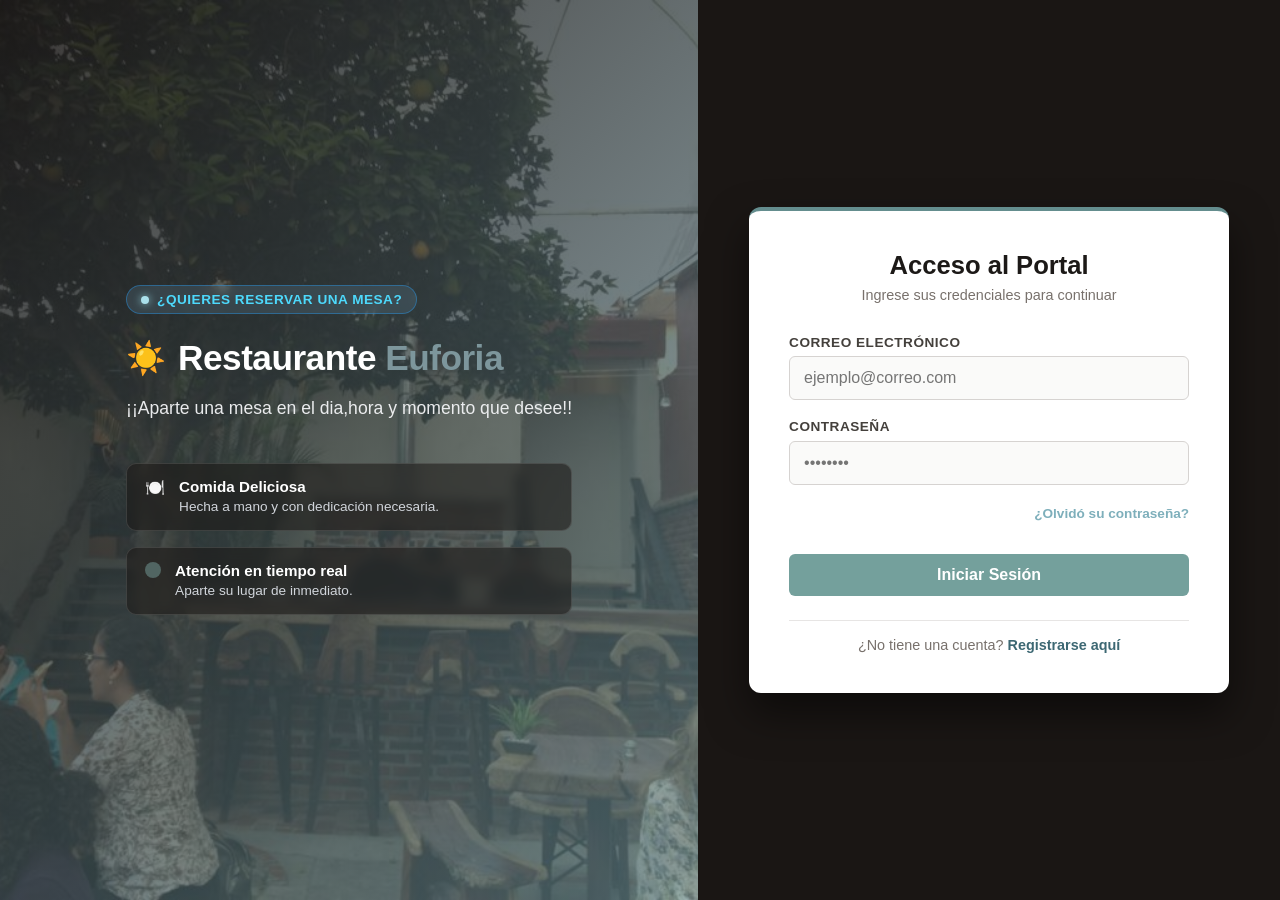
<file: index.html>
<!--
  ======================================================================
  INSTITUCIÓN: CBTis 166 Pablo Torres Burgos
  ----------------------------------------------------------------------
  * Estudiante: Gaona Castro Eduardo Baltazar
  * Grupo: 3B PRO VESP  
  * Actividad: Práctica Temática sobre Formularios en HTML5
  ====================================================================== -->

<!DOCTYPE html>
<html lang="es">
<head>
    <meta charset="UTF-8">
    <meta name="viewport" content="width=device-width, initial-scale=1.0">
    <title>RESERVAR CITA-Euforia</title>
    <link rel="stylesheet" href="styles.css">
</head>
<body>

    <!-- Contenedor principal que divide la pantalla en dos mitades -->
    <div class="portal-container">

        <!-- LADO IZQUIERDO: Panel de Marca Estilo Portal Financiero/Turístico Avanzado -->
        <div class="portal-brand-side">
            <div class="brand-content">
                
                <!-- Insignia superior -->
                <div class="brand-badge">
                    <span class="badge-dot"></span> ¿Quieres reservar una mesa? 
                </div>

                <div class="brand-logo-large">
                <span class="logo-icon">☀️</span>
                    <h1>Restaurante <span>Euforia</span></h1>
                </div>
                
                <p class="brand-tagline">
                    ¡¡Aparte una mesa en el dia,hora y momento que desee!!
                </p>

                <!-- Tarjetas pequeñas de características (Estilo Broker / Fintech) -->
                <div class="brand-features">
                    <div class="feature-item">
                        <div><span class="logo-icon">🍽️</span></div>
                        <div>
                            <h4>Comida Deliciosa</h4>
                            <p>Hecha a mano y con dedicación necesaria.</p>
                        </div>
                    </div>
                    <div class="feature-item">
                        <div class="feature-icon"></div>
                        <div>
                            <h4>Atención en tiempo real</h4>
                            <p>Aparte su lugar de inmediato.</p>
                        </div>
                    </div>
                </div>

            </div>
        </div>

        <!-- LADO DERECHO: Tarjeta del Formulario de Inicio de Sesión -->
        <div class="portal-form-side">
            <div class="login-card">
                
                <div class="login-header">
                    <h2>Acceso al Portal</h2>
                    <p>Ingrese sus credenciales para continuar</p>
                </div>

                <!-- Formulario de Inicio de Sesión -->
                <form id="form-login" action="/login-procesar" method="POST">
                    
                    <div class="input-group">
                        <label for="email">Correo Electrónico</label>
                        <input type="email" id="email" name="email" placeholder="ejemplo@correo.com" required>
                    </div>

                    <div class="input-group">
                        <label for="password">Contraseña</label>
                        <input type="password" id="password" name="password" placeholder="••••••••" required>
                    </div>

                    <div class="form-actions-help">
                        <a href="recuperar.html" class="forgot-link">¿Olvidó su contraseña?</a>
                    </div>

                    <button type="submit" class="btn-submit">Iniciar Sesión</button>

                </form>

                <!-- Pie de tarjeta con opción de registro -->
                <div class="login-footer">
                    <p>¿No tiene una cuenta? <a href="registro.html">Registrarse aquí</a></p>
                </div>

            </div>
        </div>

    </div>

    <script src="script.js"></script>
</body>
</html>
</file>
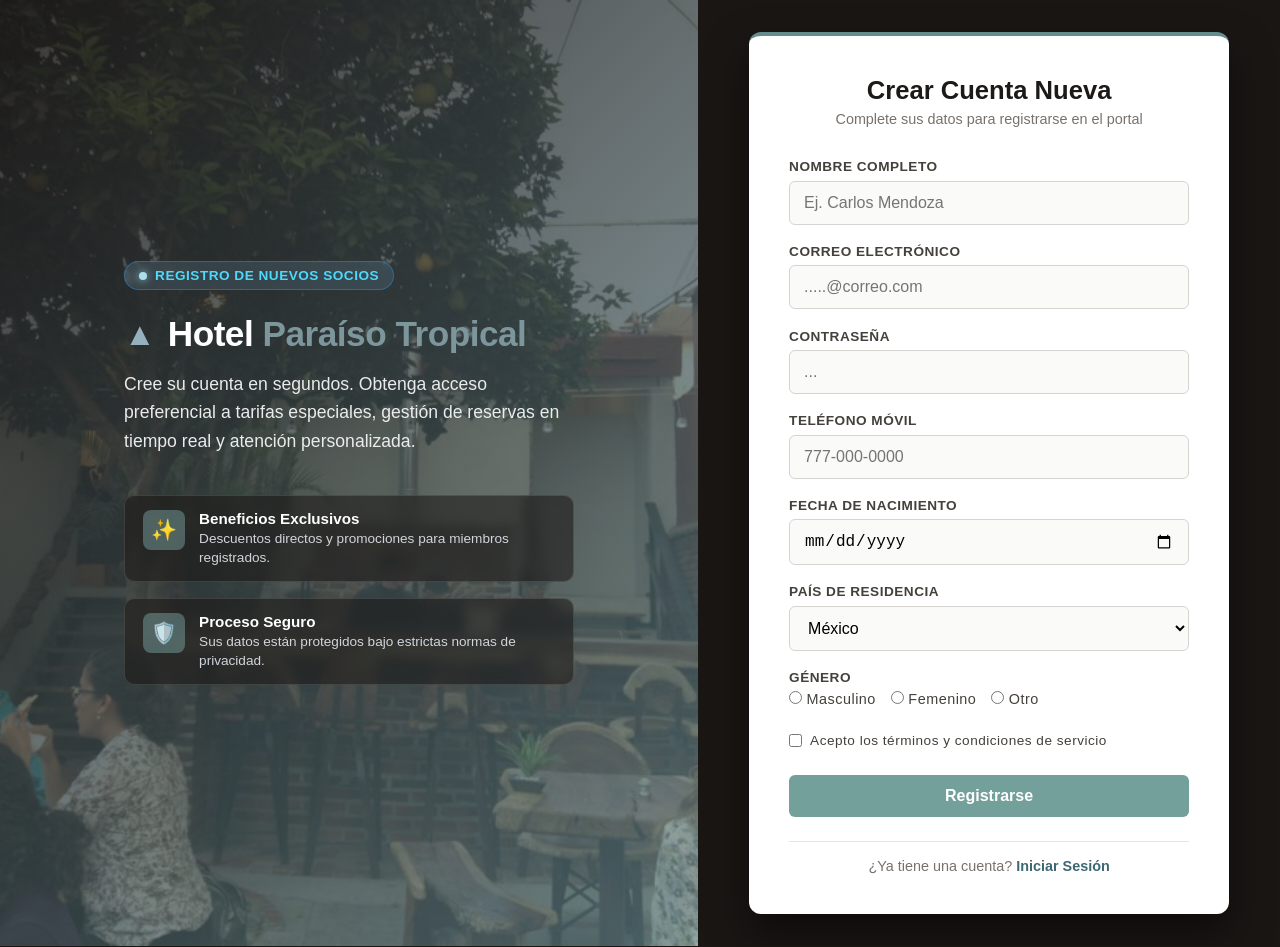
<file: registro.html>
<!DOCTYPE html>
<html lang="es">
<head>
    <meta charset="UTF-8">
    <meta name="viewport" content="width=device-width, initial-scale=1.0">
    <title>Registro - Portal de Clientes</title>
    <link rel="stylesheet" href="styles.css">
</head>
<body>

    <!-- Contenedor general de dos columnas -->
    <div class="portal-container">

        <!-- LADO IZQUIERDO: Panel de Marca y Características -->
        <div class="portal-brand-side">
            <div class="brand-content">
                
                <div class="brand-badge">
                    <span class="badge-dot"></span> Registro de Nuevos Socios
                </div>

                <div class="brand-logo-large">
                    <span class="logo-icon">▲</span>
                    <h1>Hotel <span>Paraíso Tropical</span></h1>
                </div>
                
                <p class="brand-tagline">
                    Cree su cuenta en segundos. Obtenga acceso preferencial a tarifas especiales, gestión de reservas en tiempo real y atención personalizada.
                </p>

                <div class="brand-features">
                    <div class="feature-item">
                        <div class="feature-icon">✨</div>
                        <div>
                            <h4>Beneficios Exclusivos</h4>
                            <p>Descuentos directos y promociones para miembros registrados.</p>
                        </div>
                    </div>
                    <div class="feature-item">
                        <div class="feature-icon">🛡️</div>
                        <div>
                            <h4>Proceso Seguro</h4>
                            <p>Sus datos están protegidos bajo estrictas normas de privacidad.</p>
                        </div>
                    </div>
                </div>

            </div>
        </div>

        <!-- LADO DERECHO: Tarjeta del Formulario de Registro -->
        <div class="portal-form-side">
            <div class="login-card">
                
                <div class="login-header">
                    <h2>Crear Cuenta Nueva</h2>
                    <p>Complete sus datos para registrarse en el portal</p>
                </div>

                <!-- Formulario completo de Registro -->
                <form id="form-registro" action="#" method="POST">
                    
                    <div class="input-group">
                        <label for="nombre">Nombre Completo</label>
                        <input type="text" id="nombre" name="nombre" placeholder="Ej. Carlos Mendoza" required>
                    </div>

                    <div class="input-group">
                        <label for="email">Correo Electrónico</label>
                        <input type="email" id="email" name="email" placeholder=".....@correo.com" required>
                    </div>

                    <div class="input-group">
                        <label for="password">Contraseña</label>
                        <input type="password" id="password" name="password" placeholder="..." required>
                    </div>

                    <div class="input-group">
                        <label for="telefono">Teléfono Móvil</label>
                        <input type="tel" id="telefono" name="telefono" placeholder="777-000-0000">
                    </div>

                    <div class="input-group">
                        <label for="fecha-nacimiento">Fecha de Nacimiento</label>
                        <input type="date" id="fecha-nacimiento" name="fecha_nacimiento">
                    </div>

                    <div class="input-group">
                        <label for="pais">País de Residencia</label>
                        <select id="pais" name="pais">
                            <option value="mx" selected>México</option>
                            <option value="co">Colombia</option>
                            <option value="ar">Argentina</option>
                            <option value="es">España</option>
                            <option value="otro">Otro</option>
                        </select>
                    </div>

                    <div class="input-group">
                        <label>Género</label>
                        <div style="display: flex; gap: 15px; margin-top: 5px;">
                            <label style="font-weight: normal; text-transform: none; cursor: pointer; font-size: 0.9rem;">
                                <input type="radio" name="genero" value="masculino"> Masculino
                            </label>
                            <label style="font-weight: normal; text-transform: none; cursor: pointer; font-size: 0.9rem;">
                                <input type="radio" name="genero" value="femenino"> Femenino
                            </label>
                            <label style="font-weight: normal; text-transform: none; cursor: pointer; font-size: 0.9rem;">
                                <input type="radio" name="genero" value="otro"> Otro
                            </label>
                        </div>
                    </div>

                    <div class="input-group checkbox-group">
                        <input type="checkbox" id="terminos" name="terminos" required>
                        <label for="terminos" style="display: inline; font-weight: normal; text-transform: none; font-size: 0.85rem; margin-bottom: 0;">
                            Acepto los términos y condiciones de servicio
                        </label>
                    </div>

                    <button type="submit" class="btn-submit">Registrarse</button>

                </form>

                <!-- Pie de tarjeta con enlace para regresar al Login -->
                <div class="login-footer">
                    <p>¿Ya tiene una cuenta? <a href="index.html">Iniciar Sesión</a></p>
                </div>

            </div>
        </div>

    </div>

    <script src="script_registro.js"></script>
</body>
</html>
</file>
<file: styles.css>
/* ======================================================================
   ESTILOS CORPORATIVOS - HOTEL PARAÍSO TROPICAL (ESTILO LUJO / RESORT)
   ====================================================================== */
* {
    box-sizing: border-box;
    margin: 0;
    padding: 0;
}

body {
    font-family: 'Segoe UI', Tahoma, Geneva, Verdana, sans-serif;
    min-height: 100vh;
    overflow-y: auto;
    background-color: #1a1614; /* Fondo oscuro cálido */
}

/* Contenedor general que divide la pantalla en dos columnas */
/* 
  display: grid; 
  Activa el sistema de cuadrícula (CSS Grid) en el contenedor principal 
  para organizar los elementos en filas y columnas de manera estructurada.
*/
/* 
  grid-template-columns: 1.2fr 1fr; 
  Define exactamente dos columnas. La primera ('1.2fr') es ligeramente 
  más ancha que la segunda ('1fr'), dando mayor protagonismo visual al 
  panel izquierdo de marca e imagen.
*/
/* 
  min-height: 100vh; 
  Asegura que el contenedor ocupe siempre al menos el 100% de la altura 
  visible de la pantalla (Viewport Height), adaptándose a cualquier monitor.
*/
.portal-container {
    display: grid;
    grid-template-columns: 1.2fr 1fr; /* Izquierda más amplia, derecha simétrica */
    min-height: 100vh;
    width: 100%;
}

@media (max-width: 900px) {
    .portal-container {
        grid-template-columns: 1fr; /* En celulares se vuelve una sola columna */
    }
    .portal-brand-side {
        padding: 3rem 1.5rem !important;
        min-height: 280px;
    }
}

/* --------------------------------------------------------------------
   PANEL IZQUIERDO: IMAGEN TROPICAL CON FILTRO CÁLIDO Y ELEGANTE
   -------------------------------------------------------------------- */
.portal-brand-side {
    /* Degradado cálido/dorado y oscuro sobre la imagen tropical */
    background: linear-gradient(135deg, rgba(26, 22, 20, 0.85), rgba(100, 136, 146, 0.65)), 
                url('img/nostalgia.jpg');
    background-size: cover;
    background-position: center;
    background-repeat: no-repeat;
    display: flex;
    align-items: center;
    justify-content: center;
    padding: 3rem;
    color: white;
}

.brand-content {
    max-width: 450px;
}

/* Insignia superior en tonos dorados/arena */
.brand-badge {
    display: inline-flex;
    align-items: center;
    gap: 8px;
    background-color: rgba(97, 132, 157, 0.25);
    border: 1px solid rgba(36, 158, 251, 0.4);
    padding: 6px 14px;
    border-radius: 20px;
    font-size: 0.85rem;
    font-weight: 600;
    color: #4dd9fc;
    text-transform: uppercase;
    letter-spacing: 0.5px;
    margin-bottom: 1.5rem;
    backdrop-filter: blur(4px);
}

.badge-dot {
    width: 8px;
    height: 8px;
    background-color: #aae0eb;
    border-radius: 50%;
    box-shadow: 0 0 8px #90cdd5;
}

.brand-logo-large {
    display: flex;
    align-items: center;
    gap: 12px;
    margin-bottom: 1rem;
}

.brand-logo-large .logo-icon {
    font-size: 2rem;
    color: #95b1bf; /* Acento dorado */
}

.brand-logo-large h1 {
    font-size: 2.2rem;
    font-weight: 800;
    letter-spacing: -0.5px;
}

.brand-logo-large h1 span {
    color: #7d969c; /* Dorado tropical */
}

.brand-tagline {
    font-size: 1.1rem;
    line-height: 1.6;
    opacity: 0.95;
    color: #f3f4f6;
}

/* Tarjetas de características con estilo cristal cálido */
.brand-features {
    margin-top: 2.5rem;
    display: flex;
    flex-direction: column;
    gap: 1rem;
}

.feature-item {
    display: flex;
    align-items: flex-start;
    gap: 14px;
    background: rgba(26, 22, 20, 0.55);
    border: 1px solid rgba(255, 255, 255, 0.12);
    padding: 14px 18px;
    border-radius: 10px;
    backdrop-filter: blur(6px);
    transition: transform 0.2s ease, border-color 0.2s ease;
}

.feature-item:hover {
    transform: translateY(-2px);
    border-color: rgba(160, 251, 250, 0.4);
}

.feature-icon {
    font-size: 1.3rem;
    background: rgba(172, 237, 234, 0.3);
    padding: 8px;
    border-radius: 8px;
    display: flex;
    align-items: center;
    justify-content: center;
}

.feature-item h4 {
    color: #ffffff;
    font-size: 0.95rem;
    font-weight: 600;
    margin-bottom: 2px;
}

.feature-item p {
    color: #d1d5db;
    font-size: 0.85rem;
    line-height: 1.4;
}


/* --------------------------------------------------------------------
   PANEL DERECHO: FORMULARIO Y TARJETA
   -------------------------------------------------------------------- */
.portal-form-side {
    background-color: #1a1614; /* Fondo oscuro cálido a juego */
    display: flex;
    align-items: center;
    justify-content: center;
    padding: 2rem 1rem;
}

.login-card {
    background-color: #ffffff;
    padding: 2.5rem;
    border-radius: 12px;
    box-shadow: 0 20px 40px rgba(0, 0, 0, 0.5);
    width: 100%;
    max-width: 480px;
    border-top: 4px solid #648d8e; /* Toque dorado/arena institucional */
}

/* Encabezado del formulario */
.login-header {
    text-align: center;
    margin-bottom: 2rem;
}

.login-header h2 {
    color: #1c1917;
    font-size: 1.6rem;
    margin-bottom: 0.4rem;
}

.login-header p {
    color: #78716c;
    font-size: 0.9rem;
}

/* Grupos de campos */
.input-group {
    margin-bottom: 1.2rem;
}

label {
    display: block;
    margin-bottom: 0.4rem;
    font-weight: 600;
    color: #44403c;
    font-size: 0.85rem;
    text-transform: uppercase;
    letter-spacing: 0.5px;
}

/* Inputs limpios y modernos */
input[type="text"],
input[type="email"],
input[type="password"],
input[type="tel"],
input[type="number"],
input[type="date"],
select,
textarea {
    width: 100%;
    padding: 12px 14px;
    border: 1px solid #d6d3d1;
    border-radius: 6px;
    font-size: 1rem;
    background-color: #fafaf9;
    transition: all 0.2s ease;
}

input:focus, 
select:focus, 
textarea:focus {
    border-color: #94ccc5;
    outline: none;
    background-color: #fff;
    box-shadow: 0 0 0 3px rgba(217, 119, 6, 0.15);
}

/* Estilos para Checkboxes y Radio Buttons */
.checkbox-group {
    display: flex;
    align-items: center;
    gap: 8px;
    margin-top: 0.5rem;
}

input[type="checkbox"], 
input[type="radio"] {
    width: auto;
    cursor: pointer;
}

/* Enlace de ayuda */
.form-actions-help {
    text-align: right;
    margin-bottom: 1.5rem;
}

.forgot-link {
    color: #7eafbb;
    font-size: 0.85rem;
    text-decoration: none;
    font-weight: 600;
}

.forgot-link:hover {
    text-decoration: underline;
}

/* Botón de envío principal (Dorado cálido) */
.btn-submit {
    width: 100%;
    padding: 12px;
    border: none;
    border-radius: 6px;
    background-color: #74a09c;
    color: white;
    font-size: 1rem;
    font-weight: 600;
    cursor: pointer;
    transition: background-color 0.2s;
    margin-top: 0.5rem;
}

.btn-submit:hover {
    background-color: #2f5b68;
}

/* Pie de tarjeta */
.login-footer {
    text-align: center;
    margin-top: 1.5rem;
    padding-top: 1rem;
    border-top: 1px solid #e7e5e4;
}

.login-footer p {
    color: #78716c;
    font-size: 0.9rem;
}

.login-footer a {
    color: #3d6873;
    text-decoration: none;
    font-weight: 600;
}

.login-footer a:hover {
    text-decoration: underline;
}
</file>
